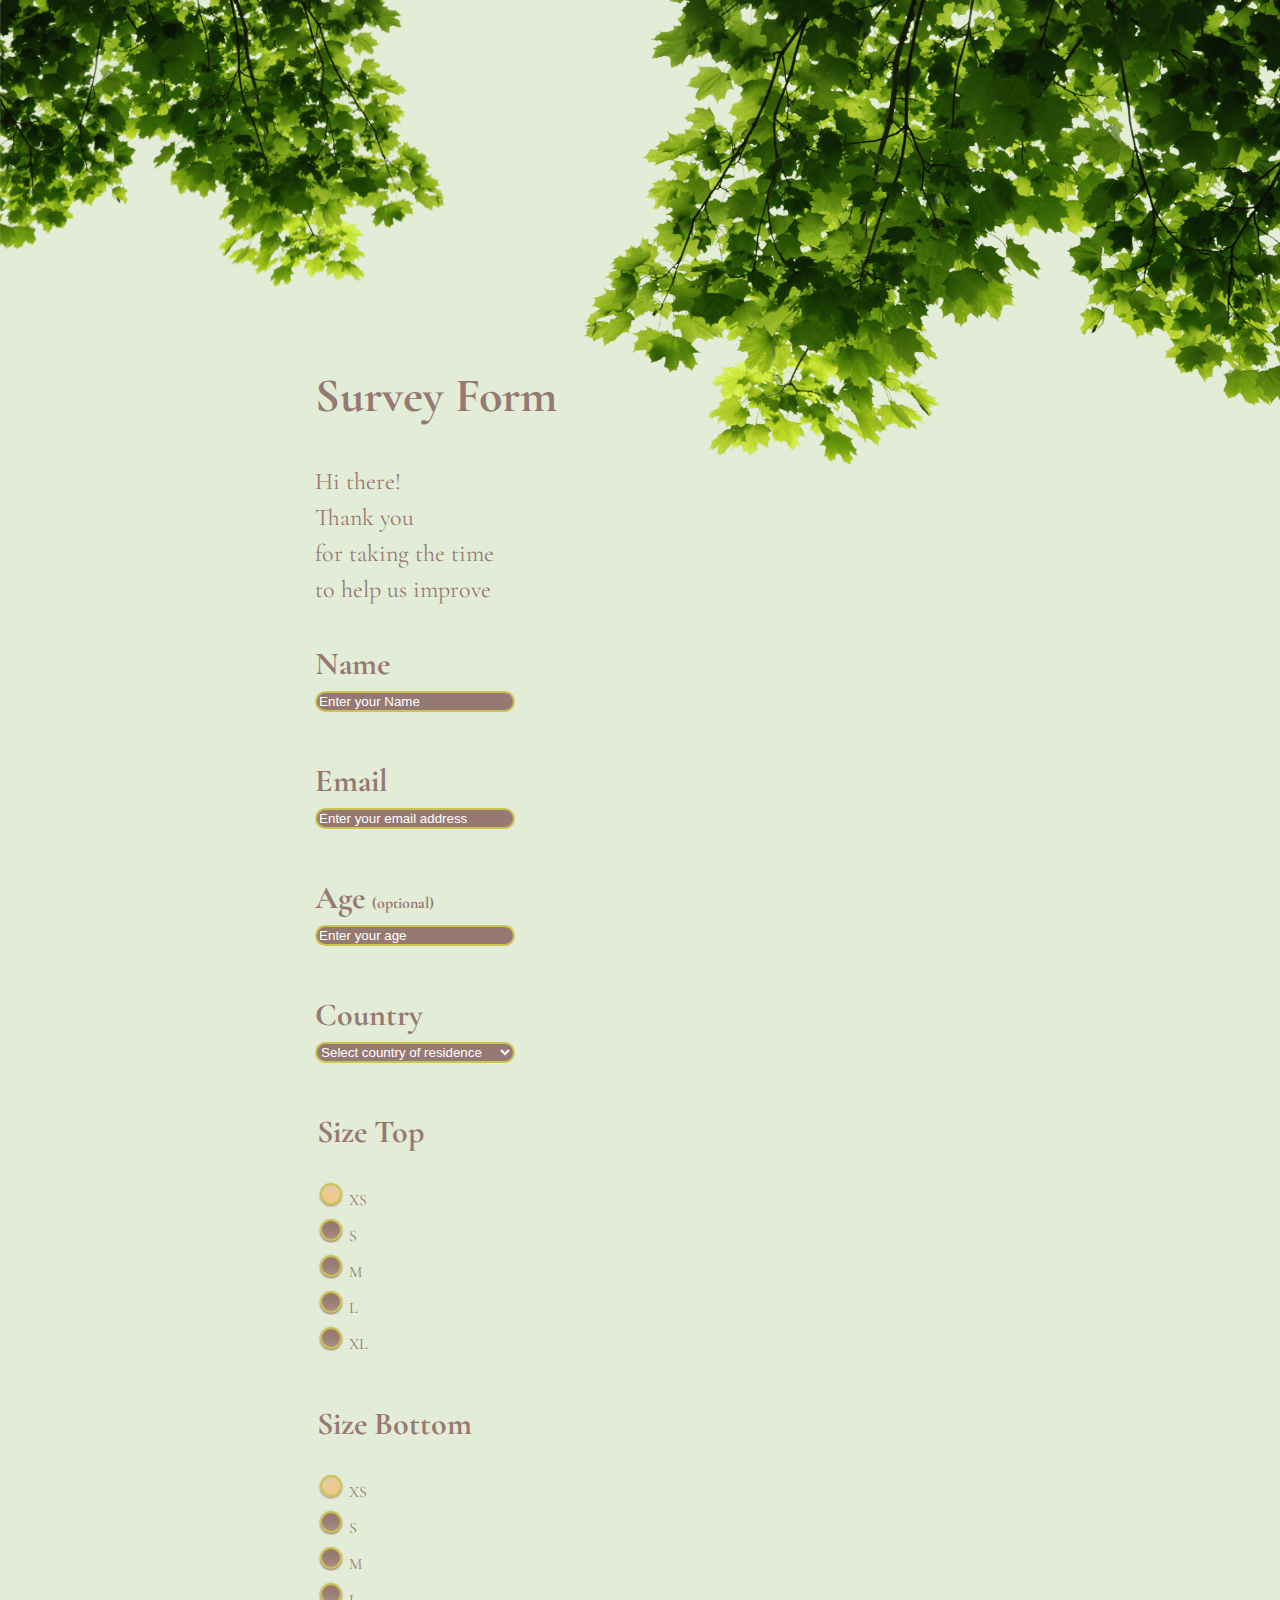
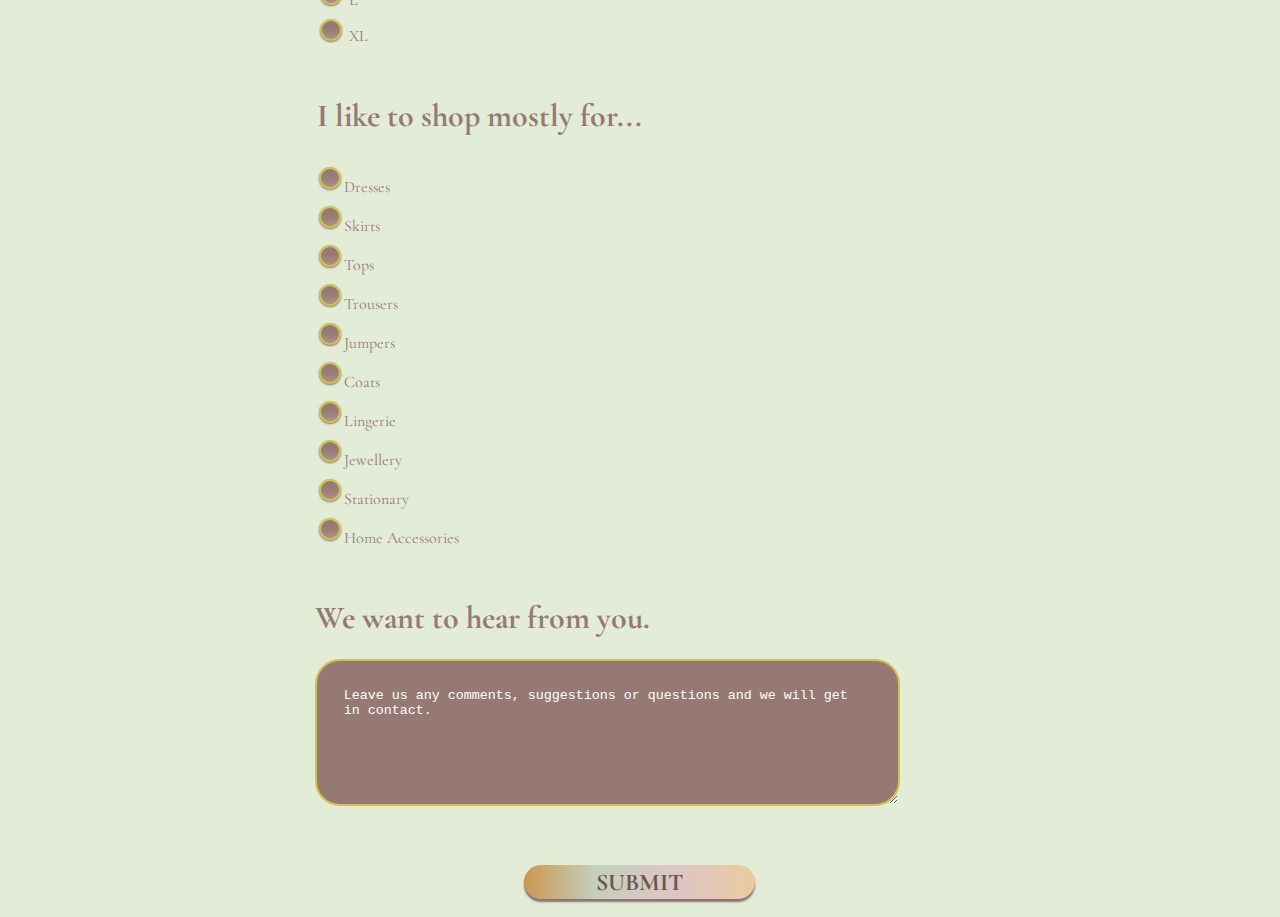
<file: survey-form.html>
<!DOCTYPE html>
<html lang="en">
<head>
    <meta charset="UTF-8">
    <meta http-equiv="X-UA-Compatible" content="IE=edge">
    <meta name="viewport" content="width=device-width, initial-scale=1.0">
    <title>Document</title>
    <link rel="stylesheet" href="styles/survey-form.css">
</head>
<body>
    <!-- Font -->
<link rel="preconnect" href="https://fonts.gstatic.com">
<link href="https://fonts.googleapis.com/css2?family=Cormorant+Garamond:wght@400;500;700&display=swap" rel="stylesheet">

<!-- Image -->
<img class="foliageabsolute" src="images/survey-form/header-img.png">
<div id="main">

  <img class="foliage" src="images/survey-form/header-img.png">
<div id="main">

  <div id="main">
    <header class="header">
      <h1 id="title" class="text-center">Survey Form</h1>
      <p id="description">Hi there!<br>Thank you <br> for taking the time <br>to help us improve</p>
    </header>

    <form id="survey-form">
      <div class="form-group">
        <label class="label" for="name" id="name-label">Name</label><br>
        <input type="text" name="name" id="name" class="form-control" placeholder="Enter your Name" required>
      </div>

      <div class="form-group">
        <label class="label" for="email" id="email-label">Email</label><br>
        <input type="email" name="email" id="email" class="form-control" placeholder="Enter your email address" required </input>
      </div>

      <div class="form-group">
        <label class="label" for="number" id="number-label">Age <span class="clue">(optional)</span></label><br>
        <input type="number" name="age" id="number" class="form-control" placeholder="Enter your age" min="10" max="99" class="form-control" optional </input>
      </div>

      <div class="form-group">
        <label class="label" for="dropdown">Country</label><br>
        <select class="form-control" id="dropdown">
          <optgroup label="country">
            <option disabled selected value>Select country of residence</option>
            <option value="France">France</option>
            <option value="Mexico">Mexico</option>
            <option value="United Kingdom">United Kingdom</option>
            <option value="United States">United States</option><br>
            </optiongroup>
        </select>
      </div>

      <div class="form-group" id="size-top">
        <legend>Size Top</legend><br>
        <input type="radio" id="xs" name="size-top" value="xs" checked class="radiobtn">
        <label for="xs">XS</label><br>
        <input type="radio" id="s" name="size-top" value="s" class="radiobtn">
        <label for="s">S</label><br>
        <input type="radio" id="m" name="size-top" value="m" class="radiobtn">
        <label for="m">M</label><br>
        <input type="radio" id="l" name="size-top" value="l" class="radiobtn">
        <label for="l">L</label><br>
        <input type="radio" id="xl" name="size-top" value="xl" class="radiobtn">
        <label for="xl">XL</label><br>
      </div>

      <div class="form-group" id="size-botton">
        <legend>Size Bottom</legend><br>
        <input type="radio" id="xs" name="size-bottom" value="xs" checked class="radiobtn">
        <label for="xs">XS</label><br>
        <input type="radio" id="s" name="size-bottom" value="s" class="radiobtn">
        <label for="s">S</label><br>
        <input type="radio" id="m" name="size-bottom" value="m" class="radiobtn">
        <label for="m">M</label><br>
        <input type="radio" id="l" name="size-bottom" value="l" class="radiobtn">
        <label for="l">L</label><br>
        <input type="radio" id="xl" name="size-bottom" value="xl" class="radiobtn">
        <label for="xl">XL</label><br>
      </div>
      <div class="form-group" id="shop-mostly">
        <legend>I like to shop mostly for...</legend><br>
        <input type="checkbox" id="dresses" name="shop-mostly-for" value="Dresses" class="checkbox">Dresses<br>
        <input type="checkbox" id="skirts" name="shop-mostly-for" value="Skirts" class="checkbox">Skirts<br>
        <input type="checkbox" id="tops" name="shop-mostly-for" value="Tops" class="checkbox">Tops<br>
        <input type="checkbox" id="trousers" name="shop-mostly-for" value="Trousers" class="checkbox">Trousers<br>
        <input type="checkbox" id="trousers" name="shop-mostly-for" value="Jumpers" class="checkbox">Jumpers<br>
        <input type="checkbox" id="coats" name="shop-mostly-for" value="Coats" class="checkbox">Coats<br>
        <input type="checkbox" id="lingerie" name="shop-mostly-for" value="lingerie" class="checkbox">Lingerie<br>
        <input type="checkbox" id="jewellery" name="shop-mostly-for" value="Jewellery" class="checkbox">Jewellery<br>
        <input type="checkbox" id="stationary" name="shop-mostly-for" value="Stationary" class="checkbox">Stationary<br>
        <input type="checkbox" id="home-accessories" name="shop-mostly-for" value="Home-accessories" class="checkbox">Home Accessories<br>
      </div>
      <div class="form-group" id="comment">
        <label class="label" for="comment" id="comment">We want to hear from you.</label><br>
        <textarea id="comment" style="max-width:100%;" rows="6" cols="70" placeholder="Leave us any comments, suggestions or questions and we will get in contact.">
</textarea>
      </div>
      <div class="form-group submit">
        <input id="submit" type="submit" value="Submit">
      </div>
    </form>
  </div>
</div>
    
</body>
</html>
</file>
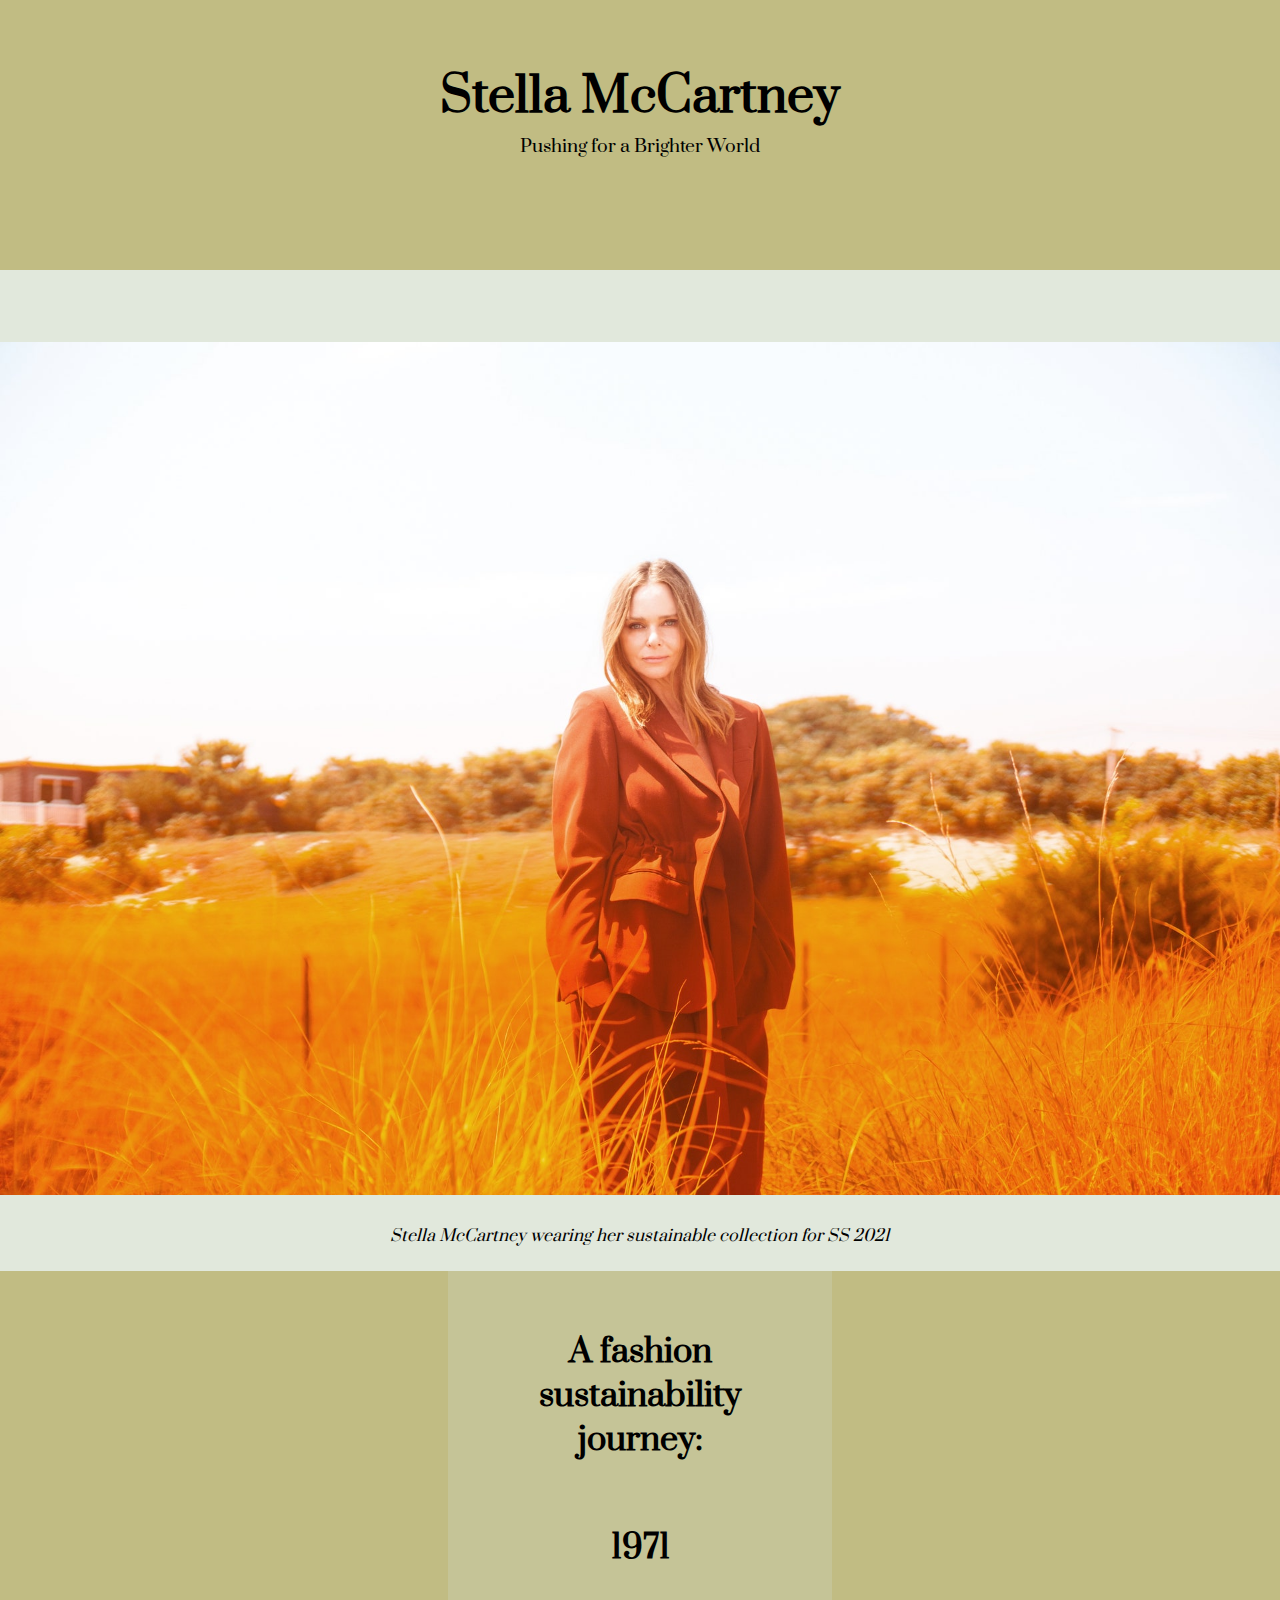
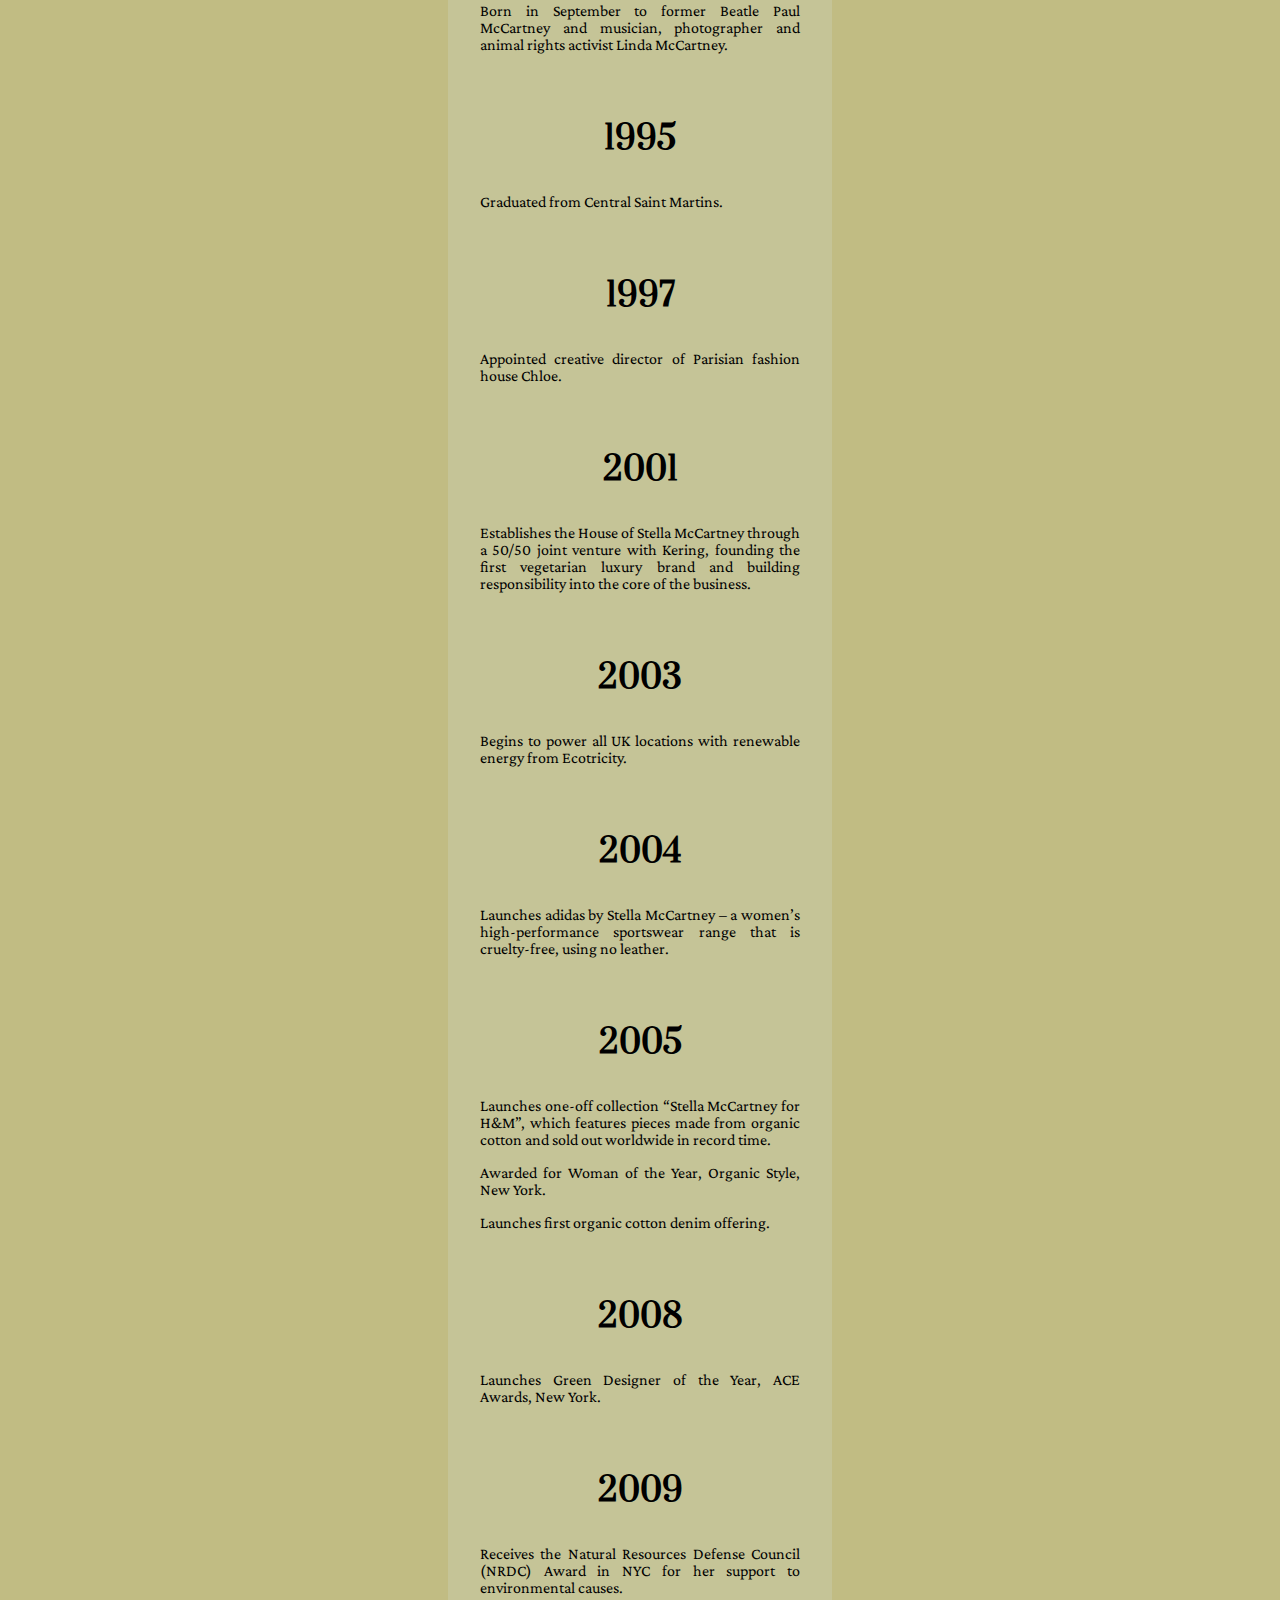
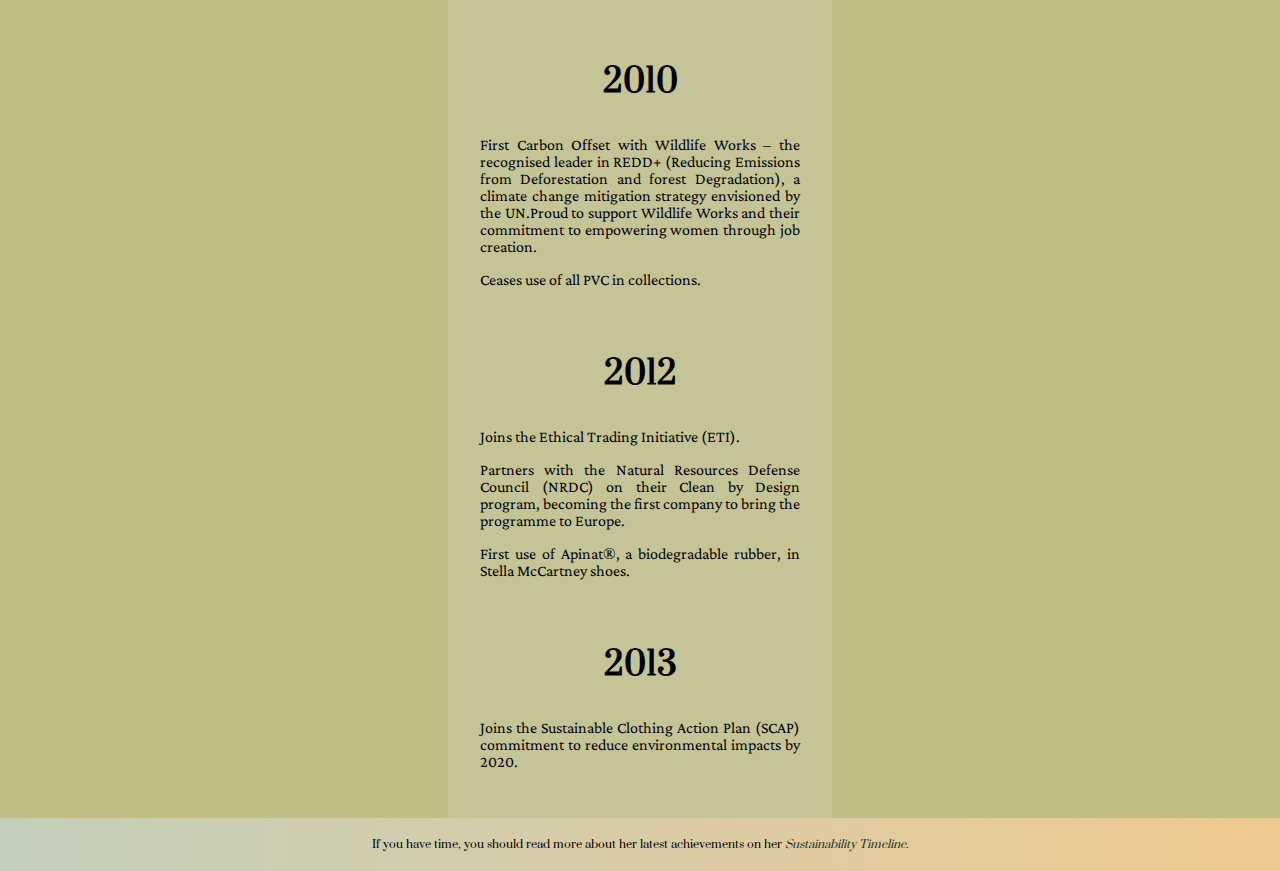
<file: tribute-page.html>
<!DOCTYPE html>
<html lang="en">
<head>
    <meta charset="UTF-8">
    <meta http-equiv="X-UA-Compatible" content="IE=edge">
    <meta name="viewport" content="width=device-width, initial-scale=1.0">
    <title>Document</title>
    <link rel="stylesheet" href="styles/tribute-page.css">
     <!-- Embeded Font -->
<link rel="preconnect" href="https://fonts.gstatic.com">
<link href="https://fonts.googleapis.com/css2?family=Crimson+Pro:ital,wght@0,300;1,300;1,500&family=Prata&display=swap" rel="stylesheet">
</head>

<body>
  <main id="main">
    <h1 id="title"> Stella McCartney </h1>

    <p id="title-caption"> Pushing for a Brighter World </p>

    <div id="img-div" class="img-div">
      <img id="image" src="images/tribute-page/Stella-McCartney-vogue-credit-Samantha-Casolari.jpg"" alt="Portrait of Stella McCartney standing on a field">
      <figcaption id="img-caption">Stella
        McCartney wearing her sustainable collection for SS 2021 </figcaption>
    </div>

    <section id="tribute-info">

      <h2 id="header-tribute-info"> A fashion sustainability journey:</h2>
      <p class="year"><b>1971</b></p>
      <p class="list-item">Born in September to former Beatle Paul McCartney and musician, photographer and animal rights activist Linda McCartney.</p>
      <p class="year"><b>1995</b></p>
      <p class="list-item">Graduated from Central Saint Martins.</p>
      <p class="year">1997</p>
      <p class="list-item">Appointed creative director of Parisian fashion house Chloe.</p>
      <p class="year">2001</p>
      <p class="list-item">Establishes the House of Stella McCartney through a 50/50 joint venture with Kering, founding the first vegetarian luxury brand and building responsibility into the core of the business.</p>
      <p class="year">2003</p>
      <p class="list-item">Begins to power all UK locations with renewable energy from Ecotricity.</p>
      <p class="year">2004</p>
      <p class="list-item">Launches adidas by Stella McCartney – a women’s high-performance sportswear range that is cruelty-free, using no leather.</p>
      <p class="year"><b>2005</b></p>
      <p class="list-item">Launches one-off collection “Stella McCartney for H&M”, which features pieces made from organic cotton and sold out worldwide in record time.</p>
      <p class="list-item">Awarded for Woman of the Year, Organic Style, New York.</p>
      <p class="list-item">Launches first organic cotton denim offering.</p>
      <p>
      <p class="year">2008</p>
      <p class="list-item">Launches Green Designer of the Year, ACE Awards, New York.</p>
      <p class="year">2009
      <p>
      <p class="list-item">Receives the Natural Resources Defense Council (NRDC) Award in NYC for her support to environmental causes.</p>
      <p class="year">2010</p>
      <p class="list-item">First Carbon Offset with Wildlife Works – the recognised leader in REDD+ (Reducing Emissions from Deforestation and forest Degradation), a climate change mitigation strategy envisioned by the UN.Proud to support Wildlife Works and their commitment to empowering women through job creation.</p>
      <p class="list-item">Ceases use of all PVC in collections.</p>
      <p class="year"><b>2012</b></p>
      <p class="list-item">Joins the Ethical Trading Initiative (ETI).</p>
      <p class="list-item">Partners with the Natural Resources Defense Council (NRDC) on their Clean by Design program, becoming the first company to bring the programme to Europe.</p>
      <p class="list-item">First use of Apinat®, a biodegradable rubber, in Stella McCartney shoes.</p>
      <p class="year"><b>2013</b></p>
      <p class="list-item">Joins the Sustainable Clothing Action Plan (SCAP) commitment to reduce environmental impacts by 2020.</p>

    </section>

    <div class="read-more">
      <p id="read-more">
        If you have time, you should read more about her latest achievements on her <a id="tribute-link" target="_blank" href="https://www.stellamccartney.com/experience/en/sustainability/sustainability-timeline/">Sustainability Timeline</a>.</p>
    </div>
  </main>

    
</body>
</html>
</file>
<file: styles/survey-form.css>
/* Setup color variables */
:root {
  --purple: #b3a0a1;
  --lgreen: #daf7a6;
  --green: #82b86a;
  --orange: #b27335;
  --cream: #f4f3ef;
  --brown: #967972;
}

/* Inherit Box Sizing*/
*,
*::before,
*::after {
  box-sizing: inherit;
}

html {
  box-sizing: border-box;
}

/* Reset */
body {
  margin: 0;
}

/*--------------------
       Typography 
  --------------------*/

body {
  font-family: "Cormorant Garamond", serif;
  font-size: 1.2rem;
  font-weight: 400;
  line-height: 1.4;
  color: #967972;
  /*   margin-left: 1rem; */
}

header {
  line-height: 1.5;
  font-size: 1.5rem;
}

.form-group {
  font-size: 1rem;
  /*   margin-top:5em; */
  padding: 1em 0;
}

.label,
legend {
  font-size: 2rem;
  font-weight: bold;
}

::placeholder,
.form-control {
  color: white;
  font-family: ;
}

textarea {
  color: white;
}

.clue {
  font-size: 0.5em;
}

#submit {
  font-family: "Cormorant Garamond", serif;
  font-weight: bold;
  font-size: 1.5rem;
  text-transform: uppercase;
}

/*--------------------
         Layout
  --------------------*/
.foliageabsolute {
  /*  position:fixed; */
  position: absolute;
  width: 55%;
  max-width: 850px;
  top: 0;
  right: 0;
  pointer-events: none;
}

.foliage {
  transform: rotateY(180deg);
  width: 45%;
  max-width: 400px;
  min-width: 450px;
  position: absolute;
  top: -10px;
  left: 0;
}

body {
  background: rgb(227, 236, 215);
}

h1 {
  margin-top: 40vh;
}

.form-group {
  line-height: 2em;
  margin-top: 1em;
}

.form-control,
optgroup,
textarea {
  border: 0.2em solid rgb(204, 196, 81);
  border-radius: 25px;
  background-color: #967972;
  min-width: 200px;
}

textarea {
  padding: 2em;
  margin-top: 1.5em;
  width: 90%;
}

.form-control:focus,
optgroup:focus,
textarea:focus {
  border-color: pink;
  outline: 0;
  box-shadow: 0 0 0 0.2rem var(--lgreen);
  border-radius: 25px;
}

/*--------------------
       Components
  --------------------*/

/* Style Radio Buttons 1.Add class to every radiobutton 2."appearance:none;" */

.radiobtn {
  /*↓↓↓↓↓↓ whipe browser's radio button styles ↓↓↓↓↓↓*/
  appearance: none;
  /*↓↓↓↓↓↓personalised styles↓↓↓↓↓↓*/
  background-color: #967972;
  border: 0.15em solid rgb(204, 196, 81);
  box-shadow: 0 1px 2px #8c7273,
    /* ↓↓↓↓↓↓ shadow inside the borde ↓↓↓↓↓*/ inset 0px -15px 10px -12px
      rgb(181, 152, 145);
  /*↓↓↓↓↓↓ size of button ↓↓↓↓↓↓*/
  padding: 9px;
  border-radius: 25px;
  display: inline;
  /*    vertical-align: middle; */
}

.checkbox {
  appearance: none;
  background-color: #967972;
  border: 0.15em solid rgb(204, 196, 81);
  box-shadow: 0 1px 2px #8c7273, inset 0px -15px 10px -12px rgb(181, 152, 145);
  padding: 9px;
  border-radius: 25px;
  display: inline;
}

input:checked {
  background: linear-gradient(
    90deg,
    rgba(196, 207, 187, 1) 1%,
    rgba(233, 204, 162, 1) 100%
  );

  box-shadow: 0 1px 2px #967972, inset 0px -30px 10px -16px #f0c990;
}

#main {
  width: 95%;
  margin: 16rem auto 0 auto;
}

#submit {
  padding: 0.1em 3em;
  border-radius: 100px;
  background-image: linear-gradient(
    90deg,
    rgba(203, 151, 82, 1) 0%,
    rgba(196, 207, 187, 1) 31%,
    rgba(221, 197, 197, 1) 65%,
    rgba(233, 204, 162, 1) 100%
  );
  border: 1em #6e544e;
  color: #6e544e;
  box-shadow: 0 3px 2px #8c7273;
}
.submit {
  text-align: center;
}

/*--------------------
       Media queries
  --------------------*/

@media (min-width: 576px) {
  #main {
    max-width: 540px;
  }
}

@media (min-width: 768px) {
  #main {
    max-width: 720px;
  }
}
</file>
<file: styles/tribute-page.css>
/* Inherit Border Box Sizing */
*,*::before,*::after{ 
    box-sizing:inherit;
  }
  
  html{
    box-siziing: border-box;
  }
  
  /* Reset */
  body{
    margin:0;
  }
  
  /* --------------
       Fonts
  --------------- */
  
  body{
    text-align: center;
    background-color:#C1BC83 ;
    font-family: 'Prata', serif;
  }
  
  #title { 
    font-size:3rem;
    padding-top:2rem;
  }
  
  #title-caption {
    font-size:1.1em;
    margin-top:-1.5em;
  }
  
  #img-caption {
    font-style:italic;
    font-size:1rem;
    padding:1.5em;
  }
  
  #tribute-info{
    font-family: 'Crimson Pro', serif;
    margin: 0 auto;
    width: 30%;
    padding: 2em;
    text-align: center;
    background-color:rgba(214, 232, 236, .2) ;
  }
  
  h2,.year{
  font-family:'Prata', serif;
  }
  
  #header-tribute-info {
    font-size:2rem;
  }
  
  .list-item{
    text-align:justify;
  
  }
  
  .year{
    font-size:2rem;
    font-weight: bold;
    margin-top:2em;  
  }
  
  a{
    text-decoration:none;
    list-style-type:none;
    color: #1B3324 ;
    font-style:italic;
  }
  
  .read-more{
    font-size: .7rem;
    background: linear-gradient(90deg, rgba(196,207,187,1) 1%, rgba(240,201,144,1) 100%);
    padding:.7em;
  }
  
  /* --------------
       Layout
  --------------- */
  
  #img-div{
    background-color: rgba(233, 243, 242,0.8);
    padding-top:4.5em;
    margin-top:7em;
  }
  
  #image {
    left:0;
    rigth:0;
    /* display:block; */
    max-width:100vw;
    text-align:center;
  }
  
  /* --------------
    Media Queries
  --------------- */
  
  @media only screen and (min-width: 900px){
    #tribute-info{
      width:25%;
    }
    
  }
    
  @media only screen and (max-width: 500px) {
    
    #tribute-info{
      width:40%;
      padding:1em;
    }
    
    #header-tribute-info {
    font-size:1.8rem;
    }
    #title-caption {
    font-size:1rem;
    padding:1em;
    }
    
    #tribute-info{
      width:70%;
      padding:1em;
    }
  }
  
  @media only screen and (max-width: 300px) {
     #title { 
    font-size:2rem;
    }
    
    #header-tribute-info {
    font-size:1.7rem;
    }
    
    #tribute-info{
      width:75%;
      padding:1em;
    }
    
    .year{
      font-size:1.4rem;
    }
  }
</file>
